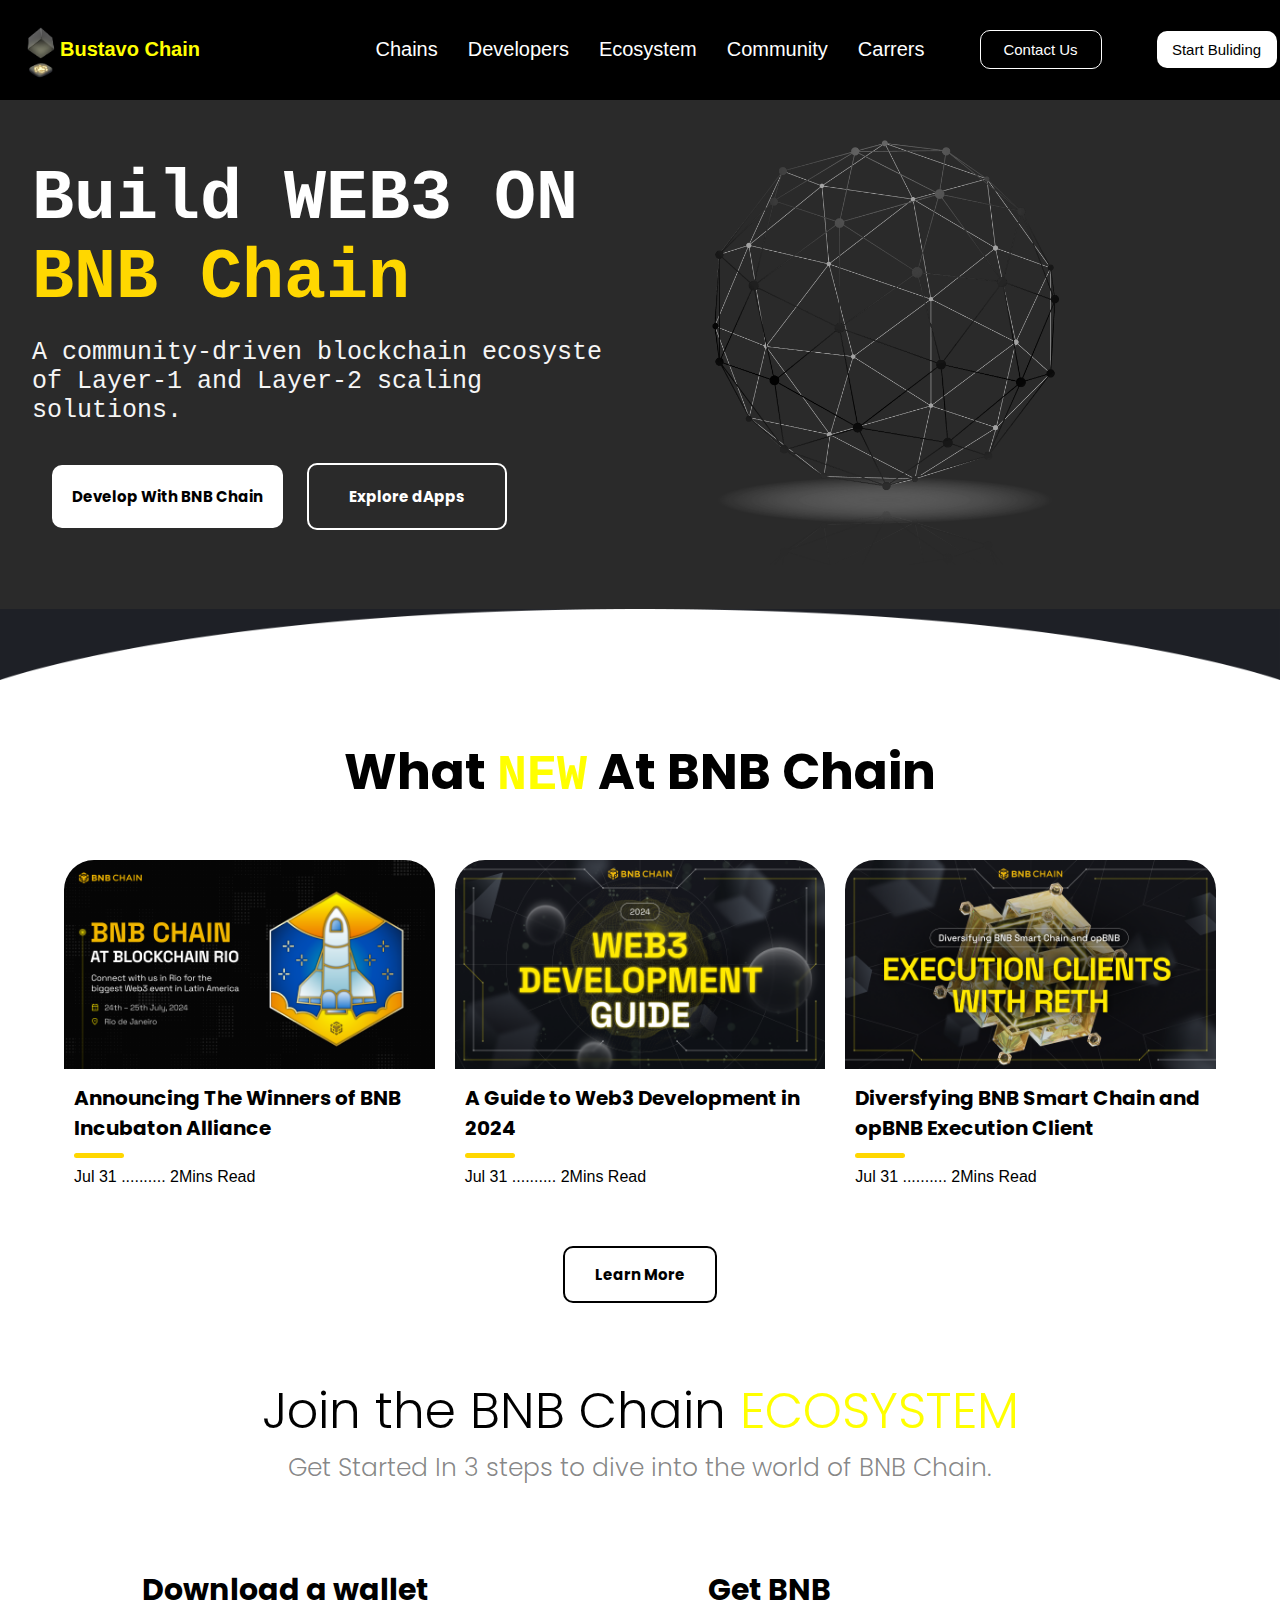
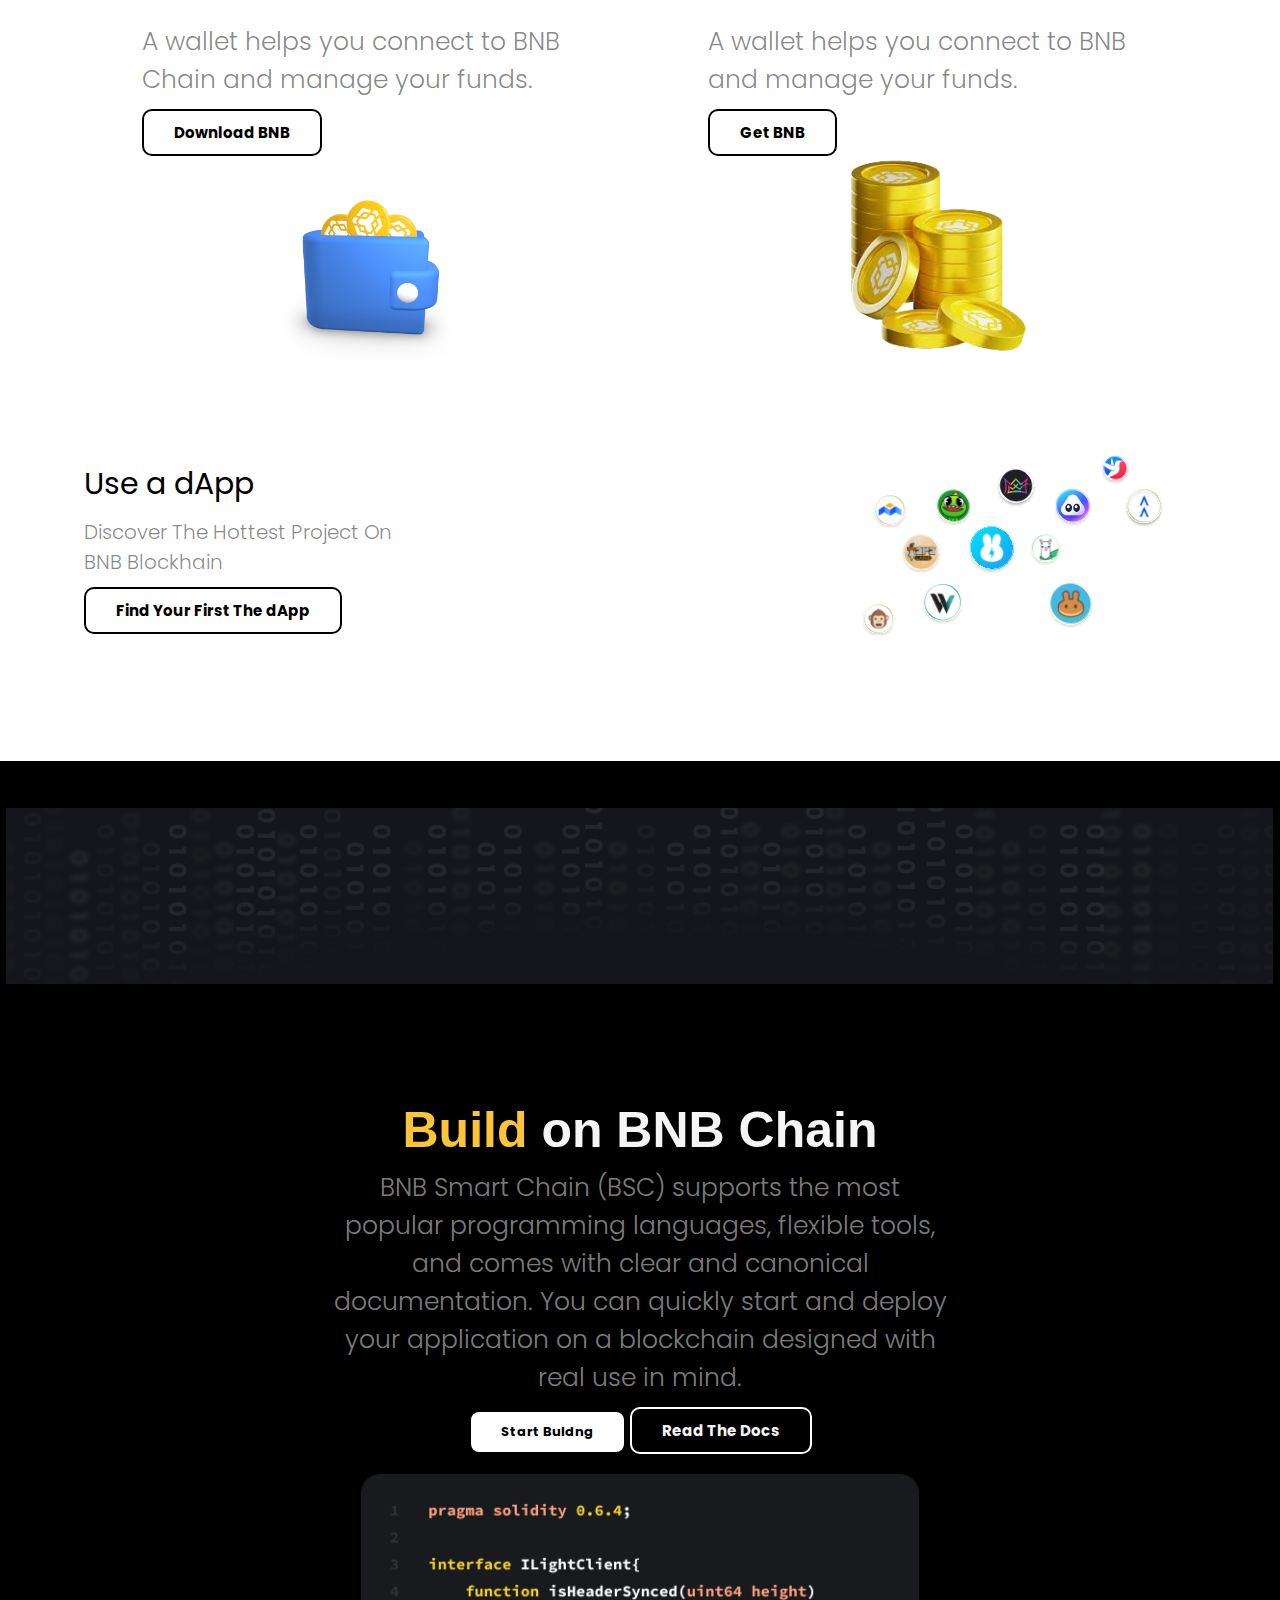
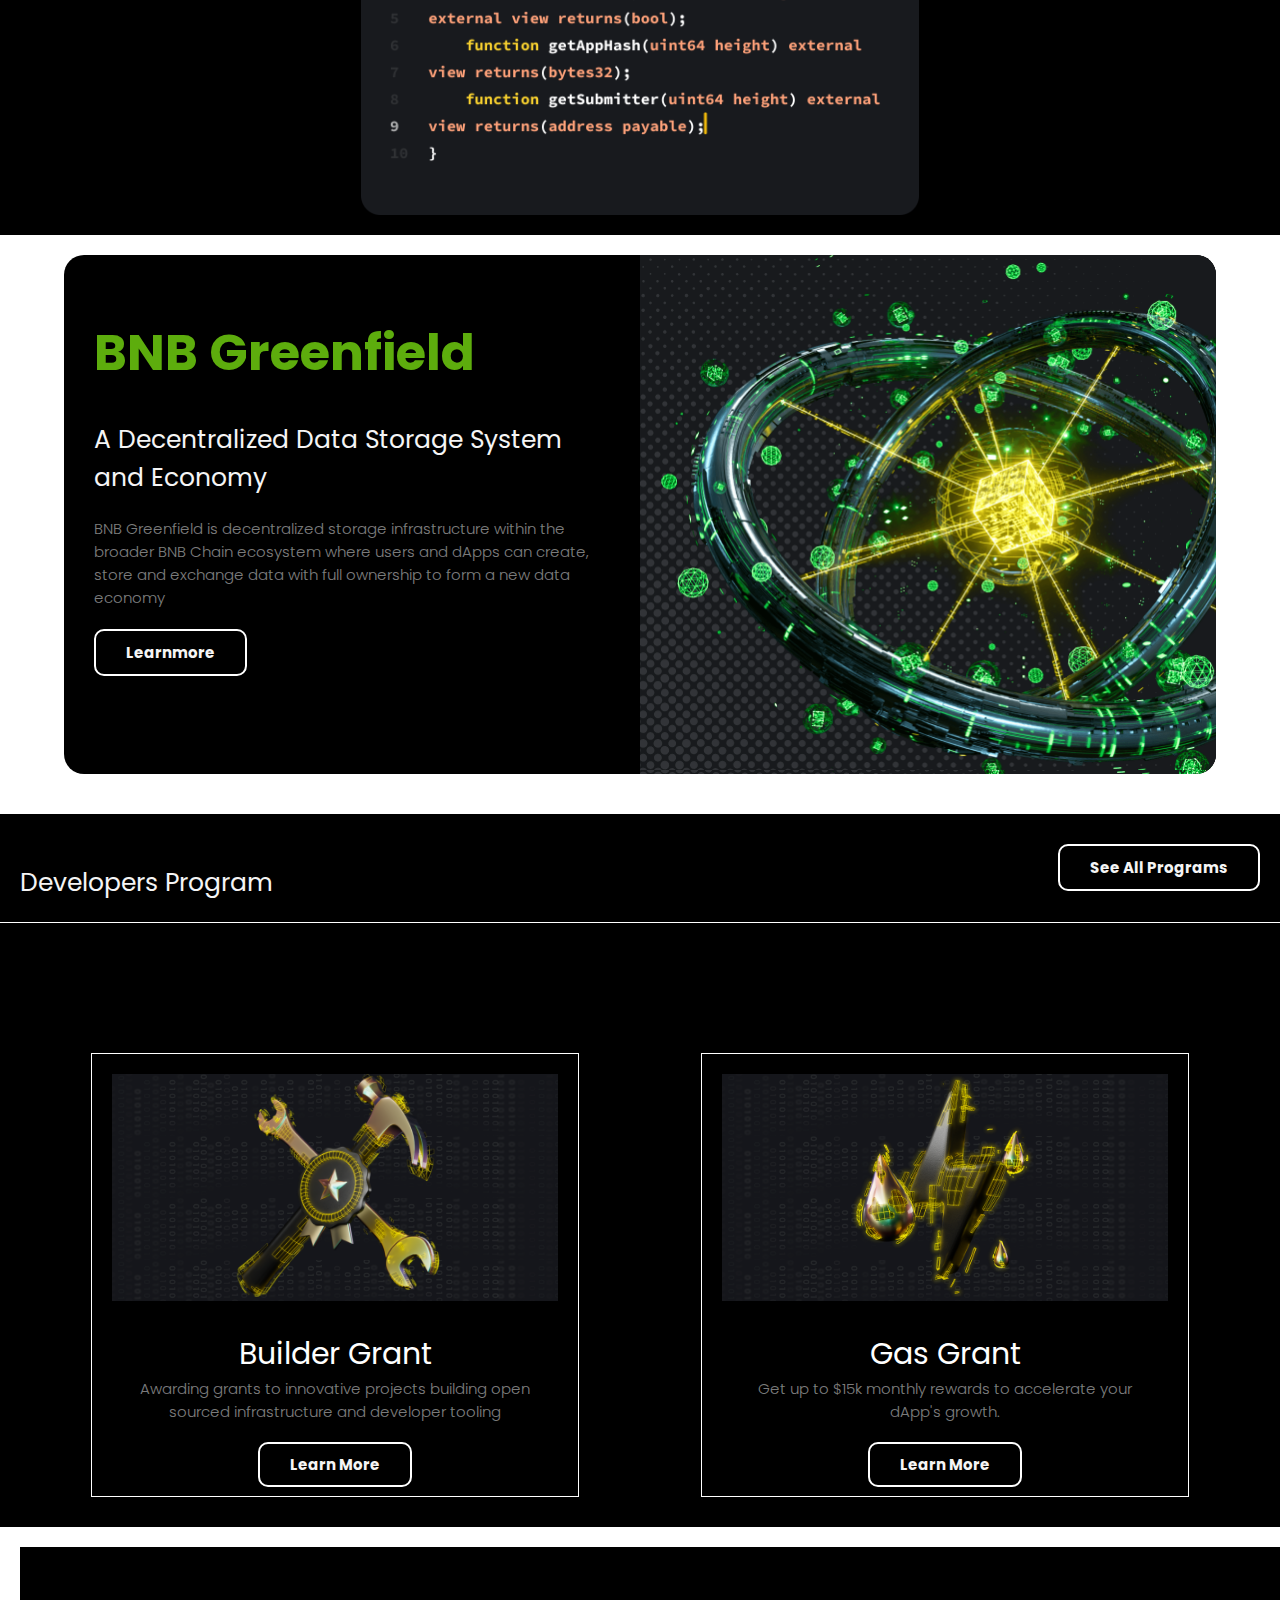
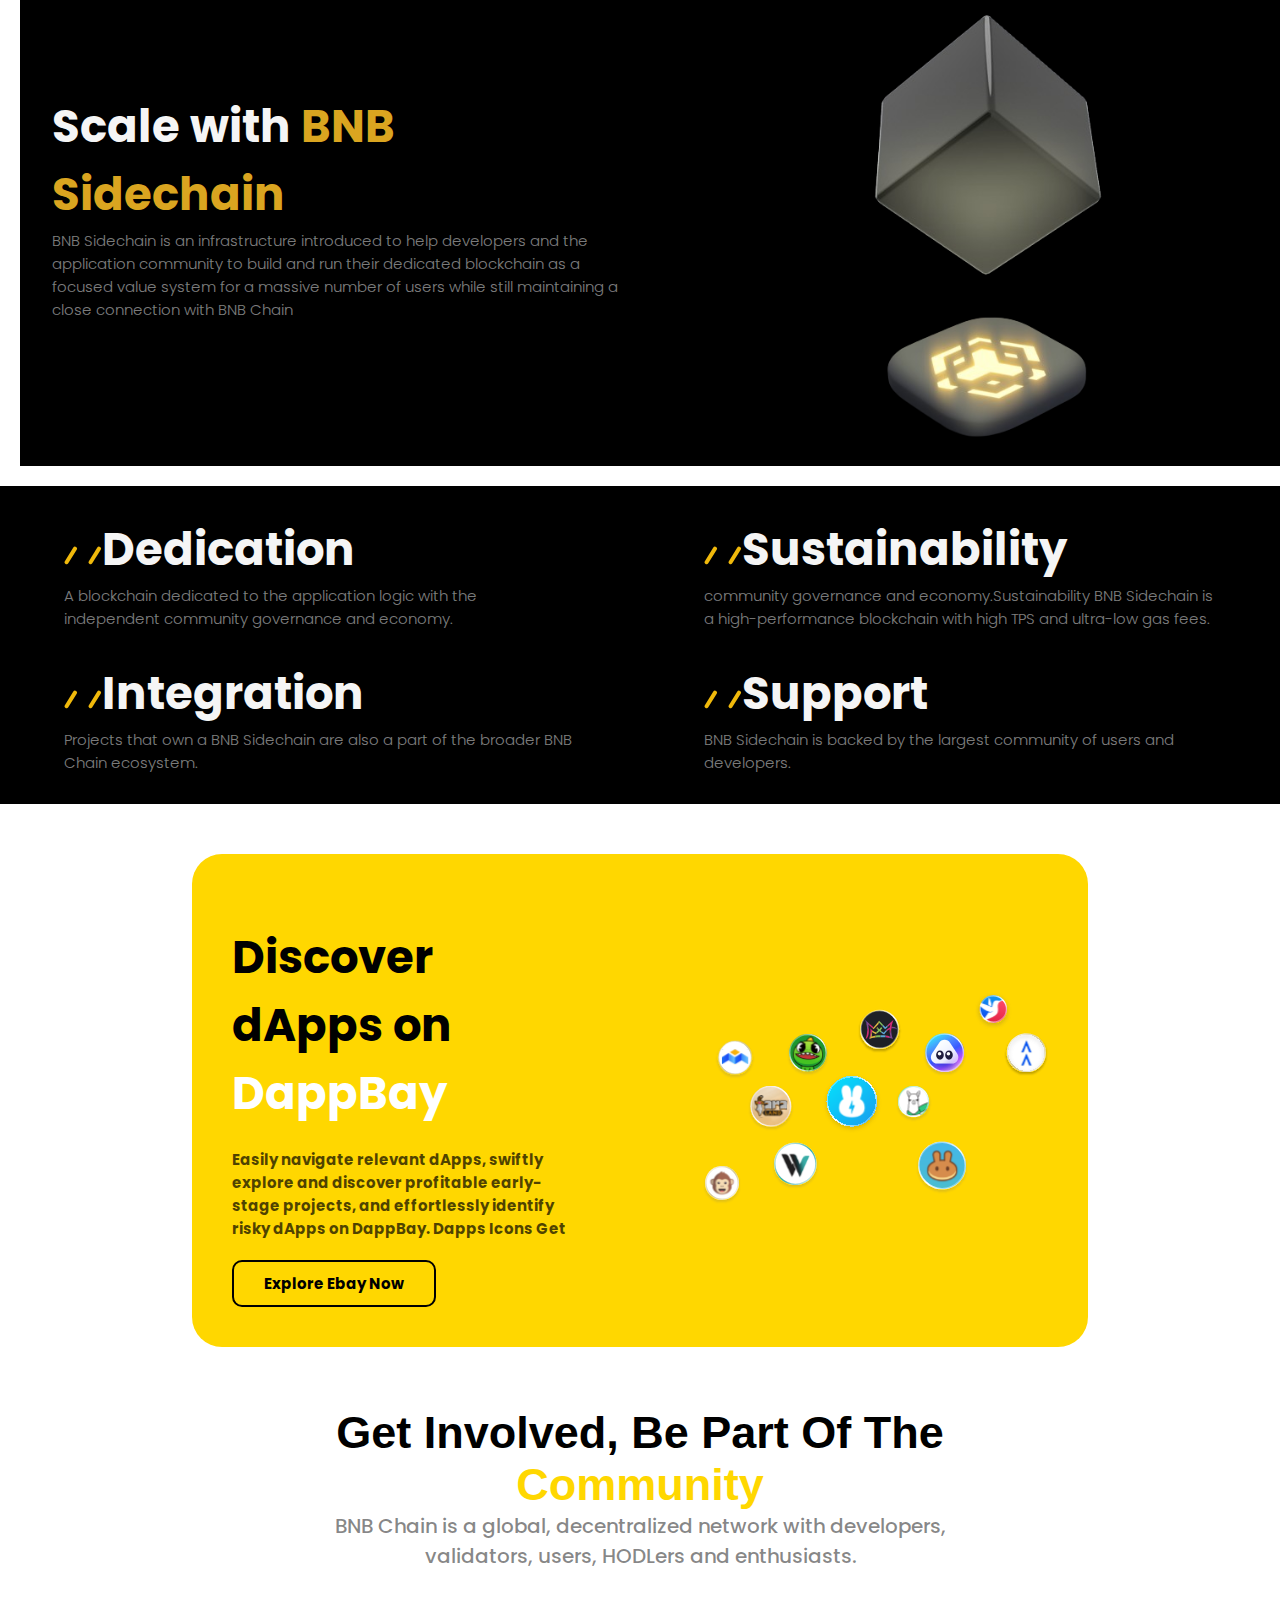
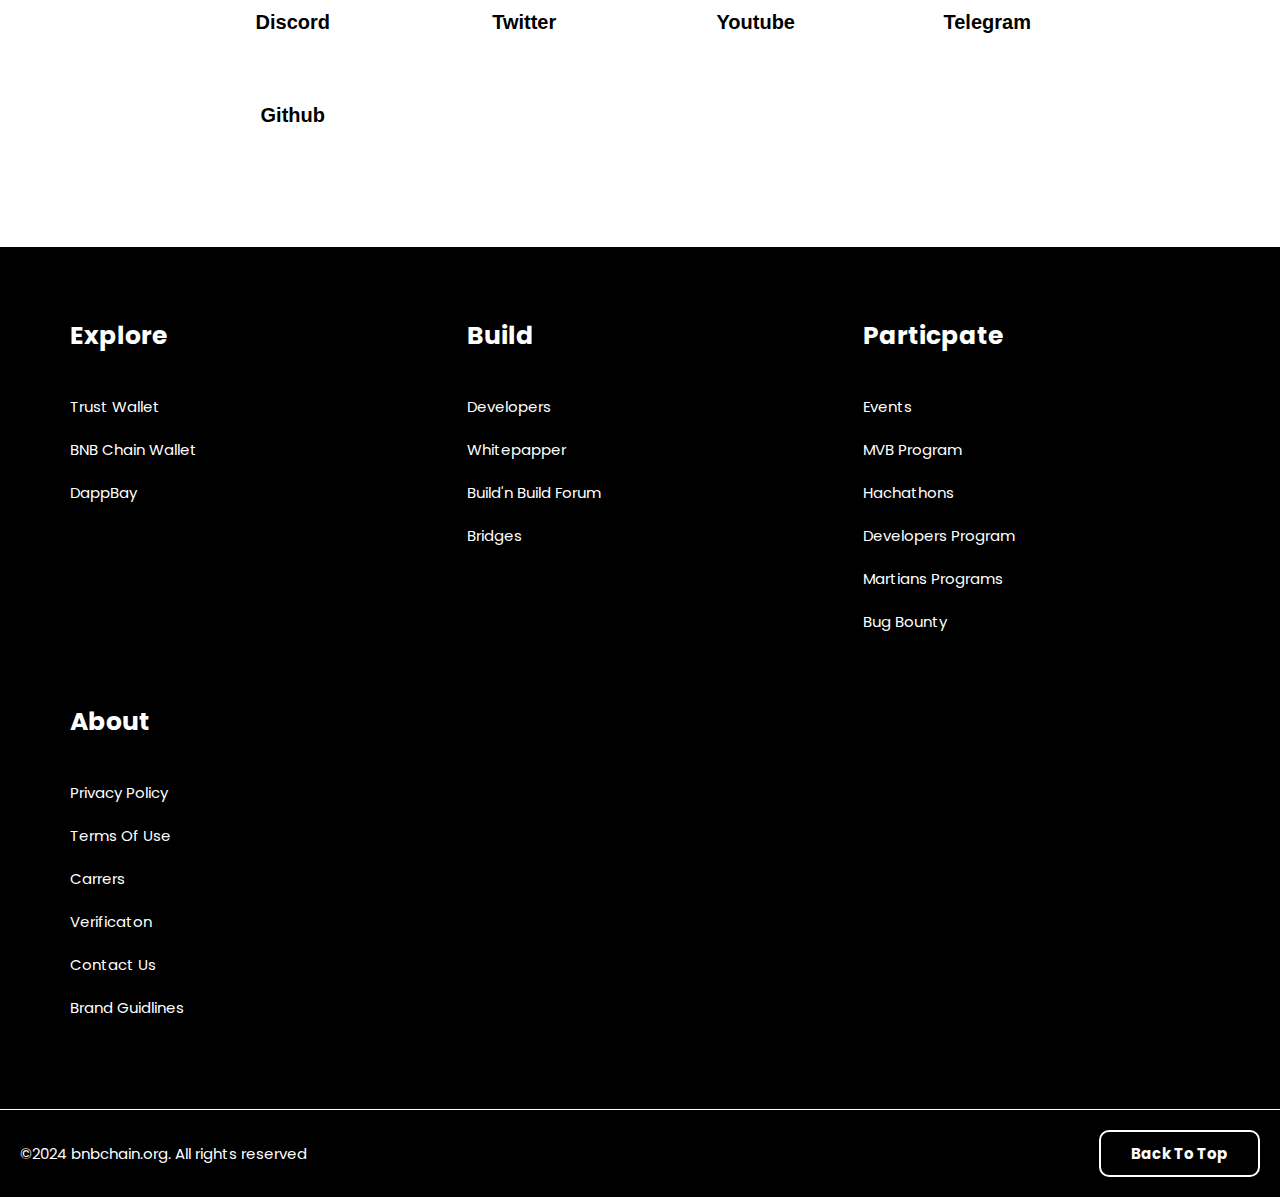
<file: index.html>
<!DOCTYPE html>
<html lang="en">
<head>
    <meta charset="UTF-8">
    <meta name="viewport" content="width=device-width, initial-scale=1.0">
    <title>BNB-Web3 Trading Platform</title>
    <link rel="stylesheet" href="style.css">
    <link rel="icon" href="./images/bas-bg-removebg-preview (1).png">
    <link rel="stylesheet" href="https://cdnjs.cloudflare.com/ajax/libs/font-awesome/6.6.0/css/all.min.css" integrity="sha512-Kc323vGBEqzTmouAECnVceyQqyqdsSiqLQISBL29aUW4U/M7pSPA/gEUZQqv1cwx4OnYxTxve5UMg5GT6L4JJg==" crossorigin="anonymous" referrerpolicy="no-referrer" />
</head>
<body>
    <div class="header">
        <div class="header-left">
    <img src="./images/bas-bg-removebg-preview (1).png" alt="">
    <h1>Bustavo Chain</h1>
        </div>
        <div class="header-right">
            <ul class="navigaton">
                <li><a href="">Chains </a></li>
                <li><a href="">Developers</a></li>
                <li><a href="">Ecosystem</a></li>
                <li><a href="">Community</a></li>
                <li><a href="">Carrers</a></li>
                <button class="btn-0">Contact Us</button>
                <button class="btn-1">Start Buliding</button>
                </div>
            </ul>
        <div class="toggle">
            <div class="navigate"></div>
            <div class="navigate"></div>
            <div class="navigate"></div>

        </div>
    </div>
    <div class="section-1">
        <div class="section-1-left">
            <h1>Build WEB3 ON <br> <span class="spn-1">BNB Chain</span></h1>
            <p>A community-driven blockchain ecosyste of Layer-1 and Layer-2 scaling solutions.</p>
            <button class="btn-2">Develop With BNB Chain</button>
            <button class="btn-3">Explore dApps</button>
        </div>
        <div class="section-1-right">
            <img src="./images/R.png" alt="">
        </div>
    </div>
    <div class="curve">
        <img src="./images/banner-bottom-bg.png" alt="" sizes="" srcset="" class="rotate" width="100%" >
    </div>
    <div class="new">
        <h1>What <span class="spn-2">NEW</span> At BNB Chain</h1>
    </div>
    <div class="box">
        <div class="box-1">
            <img src="images/wide--7-.png" alt="" srcset="" width="100%">
            <div class="txt">
                <h1>Announcing The Winners of BNB Incubaton Alliance</h1>
            <div class="yellow"></div>
            <p>Jul 31 .......... 2Mins Read</p>
            </div>
            
        </div>
        <div class="box-1">
            <img src="images/wide--18-.png" alt="" srcset="" width="100%">
            <div class="txt">
                <h1>A Guide to Web3 Development in 2024</h1>
            <div class="yellow"></div>
            <p>Jul 31 .......... 2Mins Read</p>
            </div>
            
        </div>
        <div class="box-1">
            <img src="images/wide--12-.png" alt="" srcset="" width="100%">
            <div class="txt">
                <h1>Diversfying BNB Smart Chain  and opBNB Execution Client</h1>
            <div class="yellow"></div>
            <p>Jul 31 .......... 2Mins Read</p>
            </div>
            
        </div>
    </div>
    <div class="learn">
    <button class="btn-4">Learn More</button>

    </div>
    <div class="new-2">
        <h1>Join the BNB Chain <span class="spn-3">ECOSYSTEM</span> </h1>
        <p>Get Started In 3 steps to dive into the world of BNB Chain.</p>
    </div>
    <div class="down">
        <div class="down-left">
            <h1>Download a wallet</h1>
            <p>A wallet helps you connect to BNB Chain and manage your funds.</p>
            <button class="btn-5">Download  BNB</button>
            <div class="bg"></div>
            <img src="./images/banner.png" alt="">
        </div>
        <div class="down-right">
                <h1>Get BNB</h1>
                <p>A wallet helps you connect to BNB and manage your funds.</p>
                <button class="btn-5">Get  BNB</button>
                <img src="./images/download__4_-removebg-preview.png" alt="">
        </div>
    </div>
    <div class="dApp">
        <div class="dApp-left">
            <h1>Use a dApp</h1>
            <p>Discover The Hottest Project On BNB Blockhain</p>
            <button class="btn-6">Find Your First The dApp</button>
        </div>
        <div class="dApp-right">
            <img src="./images/dapps-icons-lg (1).svg" alt="">
        </div>
    </div>
    <div class="build"></div>
    <div class="build-1">
        <h1><span class="spn-4">Build</span> on BNB Chain</h1>
        <p>BNB Smart Chain (BSC) supports the most popular programming languages, flexible tools, and comes with clear and canonical documentation. You can quickly start and deploy your application on a blockchain designed with real use in mind.</p>
        <button class="btn-7"> Start Buldng</button>
        <button class="btn-8">Read The Docs</button>
        <img src="./images/build-code-1.png" alt="">
    </div>
    <div class="greenfield">
        <div class="greenfield-left">
            <h1>BNB Greenfield</h1>
            <h2>A Decentralized Data Storage System and Economy</h2>
            <p>BNB Greenfield is decentralized storage infrastructure within the broader BNB Chain ecosystem where users and dApps can create, store and exchange data with full ownership to form a new data economy</p>
            <button class="btn-9">Learnmore</button>
        </div>
        <div class="greenfield-right">
            <img src="./images/home-lg.png" alt="" width="100%">
            
        </div>
    </div>
    <div class="program">
        <h1>Developers Program</h1>
        <button class="btn-10">See All Programs</button>
    </div>
    <div class="grant">
        <div class="left-grant">
            <div class="g-bg">
                <img src="./images/builder-grant.png" alt="" srcset="" width="50%">
            </div>
            <h1>Builder Grant</h1>
            <p>Awarding grants to innovative projects building open sourced infrastructure and developer tooling</p>
            <buttton class="btn-11">Learn More</buttton>
        </div>
        <div class="right-grant">
            <div class="left-grant">
                <div class="g-bg">
                    <img src="./images/gas-grant.png" alt="" srcset="" width="50%">
                </div>
                <h1>Gas Grant</h1>
                <p>Get up to $15k monthly rewards to accelerate your <br> dApp's growth.</p>
                <buttton class="btn-11">Learn More</buttton>
            </div>
        </div>
    </div>
    <div class="scale">
        <div class="left-scale">
            <h1>Scale with <span class="spn-5">BNB Sidechain</span></h1>
            <p>BNB Sidechain is an infrastructure introduced to help developers and the application community to build and run their dedicated blockchain as a focused value system for a massive number of users while still maintaining a close connection with BNB Chain</p>
        </div>
        <div class="right-scale">
            <img src="./images/bas-bg-removebg-preview (1).png" alt="">
        </div>
    </div>
    <div class="dedication">
        <div class="left-dedication">
            <h1> <span><img src="./images/slash.svg" alt=""> <img src="./images/slash.svg" alt=""></span>Dedication</h1>
            <p>A blockchain dedicated to the application logic with the independent community governance and economy.</p>
            <h1> <span><img src="./images/slash.svg" alt=""> <img src="./images/slash.svg" alt=""></span>Integration</h1>
            <p>Projects that own a BNB Sidechain are also a part of the broader BNB Chain ecosystem.</p>
        </div>
        <div class="right-dedicaton">
            <h1> <span><img src="./images/slash.svg" alt=""> <img src="./images/slash.svg" alt=""></span>Sustainability</h1>
            <p> community governance and economy.Sustainability BNB Sidechain is a high-performance blockchain with high TPS and ultra-low gas fees.</p>
            <h1> <span><img src="./images/slash.svg" alt=""> <img src="./images/slash.svg" alt=""></span>Support</h1>
            <p>BNB Sidechain is backed by the largest community of users and developers.</p>
   
        </div>
    </div>
    <div class="gold">
        <div class="left-gold">
            <h1>Discover dApps on <span class="spn-6">DappBay</span></h1>
            <p>Easily navigate relevant dApps, swiftly explore and discover profitable early-stage projects, and effortlessly identify risky dApps on DappBay.
                Dapps Icons Get</p>
                <button class="btn-12">Explore Ebay Now</button>
        </div>
        <div class="right-gold">
            <img src="./images/dapps-icons-lg (2).svg" alt="" width="100%">
        </div>
    </div>
    <div class="part">
        <h1>Get Involved, Be Part Of The <span class="spn-7">Community</span></h1>
        <p>BNB Chain is a global, decentralized network with developers, validators, users, HODLers and enthusiasts.</p>
    </div>
    <div class="icon">
        <div class="bos bos-1">
            <i class="fa-brands fa-discord"></i>
            <h1 class="dis">Discord</h1>
        </div>
        <div class="bos bos-2">
            <i class="fa-brands fa-twitter"></i>
            <h1 class="dat">Twitter</h1>
        </div>
        <div class="bos bos-3">
            <i class="fa-brands fa-youtube"></i>
            <h1 class="tube">Youtube</h1>
        </div>
        <div class="bos bos-4">
            <i class="fa-brands fa-telegram"></i>
            <h1 class="gram">Telegram</h1>
        </div>
        <div class="bos bos-5">
            <i class="fa-brands fa-github"></i>
            <h1 class="git">Github</h1>
        </div>
    </div>
        <div class="foota">
        <div class="foot">
            <h1>Explore</h1>
            <P>Trust Wallet</P>
            <P>BNB Chain Wallet</P>
            <P>DappBay</P>
        </div>
        <div class="foot">
            <h1>Build</h1>
            <p>Developers</p>
            <p>Whitepapper</p>
            <p>Build'n Build Forum</p>
            <p>Bridges</p>
            </div>
        <div class="foot">
            <h1>Particpate</h1>
            <p>Events</p>
            <p>MVB Program</p>
            <p>Hachathons</p>
            <p>Developers Program</p>
            <p>Martians Programs</p>
            <p>Bug Bounty</p>
            
        </div>
        <div class="foot">
            <h1>About</h1>
            <p>Privacy Policy</p>
            <p>Terms Of Use</p>
            <p>Carrers</p>
            <p>Verificaton</p>
            <p>Contact Us</p>
            <p>Brand Guidlines</p>
        </div>
    </div>
<footer>
    <p>&copy;2024 bnbchain.org. All rights reserved</p>
    <button class="btn-bactotop">Back To Top</button>
</footer>    
</body>
<script type="text/javascript" src="script.js"></script>
<!-- <script type="text/javascript" src="scrttt.js"></script> -->
</html>
</file>
<file: style.css>
@import url('https://fonts.googleapis.com/css2?family=Bebas+Neue&family=Manrope:wght@200..800&family=Poppins:ital,wght@0,100;0,200;0,300;0,400;0,500;0,600;0,700;0,800;0,900;1,100;1,200;1,300;1,400;1,500;1,600;1,700;1,800;1,900&display=swap');
*{
    padding: 0;
    margin: 0;
    box-sizing: border-box;
}
:root{
    --primary-color:#000000;
    
}
.header{
    background-color: var(--primary-color);
    display: flex;
     justify-content: space-between;
    align-items: center;
    margin: auto;
    padding: 20px;
}
.header-left{
    display: flex;
    width: 20%;
    align-items: center;
}
.header-left img{
    width: 40px;
}
.header-left h1{
    color: yellow;
    font-family: 'Segoe UI', Tahoma, Geneva, Verdana, sans-serif;
    font-size: 20px;
}
.header-right{
    width: 70%;
    display: flex;
    justify-content: center;
    align-items: center;
}
.navigaton{
    display: flex;
    align-items: center;
    text-align: center;
    gap: 30px;
    cursor: pointer;
}
.header-right li{
    list-style-type: none;
}
.header-right a{
    text-decoration: none;
    color: white;
    font-size: 20px;
    font-family: 'Segoe UI', Tahoma, Geneva, Verdana, sans-serif;
}
.header-right a:hover{
    transition: all 0.5s;
    color: gold;
}
.btn-0{
    all: unset;
    border: 1px solid white;
    color: white;
    margin:0px  25px;
    font-size: 15px;
    width: 100px;
    font-family: 'Segoe UI', Tahoma, Geneva, Verdana, sans-serif;
    padding: 10px;
    border-radius: 10px;
}
.btn-0:hover{
    transition: all 0.5s;
    background-color: white;
    color: black;
    border: none;
}
.btn-1{
    all: unset;
background-color:  white;
    color: black;
    font-size: 15px;
    width: 100px;
    font-family: 'Segoe UI', Tahoma, Geneva, Verdana, sans-serif;
    padding: 10px;
    border-radius: 10px;
}
.toggle{
    display:none ;
}
.navigate{
    width: 40px;
    height: 3px;
    background-color: white;
    border-radius: 10px;
    margin-top: 10px;
}
.section-1{
    width: 100%;
    background-color: #000000d5;
    display: flex;
    justify-content: space-between;
    align-content: center;
    margin: auto;
}
.section-1 >div{
    width: 45%;
    margin: auto;
}
.section-1-left h1{
    font-family: 'Courier New', Courier, monospace;
    color: white;
    font-size: 70px;
    font-weight: 700;
    margin-bottom: 20px;
}
.spn-1{
    color:gold;
    font-family: 'Courier New', Courier, monospace;
}
.section-1-left p{
    font-family: 'Courier New', Courier, monospace;
    color: whitesmoke;
    font-size: 25px;
    margin-bottom: 20px;
}
.btn-2{
    all: unset;
    background-color:  white;
    color: black;
    font-size: 15px;
    font-family: "poppins";
    padding:20px;
    border-radius: 10px;
    text-align: center;
    font-weight: 700;
    margin: 20px;
}
.btn-2:hover{
    transition: all 0.5s;
    background-color: gold;
}
.btn-3{
    all: unset;
    border:2px solid  white;
    color:white;
    font-size: 15px;
    font-family: "poppins";
    padding:20px 40px;
    border-radius: 10px;
    text-align: center;
    font-weight: 700;
}
.btn-3:hover{
    all: 0.5s;
    background-color: white;
    border: none;
    color: black;
}
.section-1-right{
    padding: 40px;
}
.section-1-right img{
    width: 70%;
    animation-name: roll;
    animation-duration: 2s;
    animation-timing-function: cubic-bezier(0.215, 0.610, 0.355, 1);
    animation-iteration-count: infinite;
    animation-play-state: running;
}
@keyframes roll{
    from{
        transform: translate(360deg);
    }to{
        transform: translate(200px);
    }
}
.new{
    width: 100%;
    margin-top: 50px;
    text-align: center;
    margin-bottom: 30px;
}
.new h1{
    font-family: "poppins";
    font-size: 50px;
    font-weight: bolder;
}
.spn-2{
    transition: all 0.5s;
    color: yellow;
    font-family: 'Courier New', Courier, monospace;
    font-weight: bolder;
}
.box{
    width: 90%;
    height: auto;
    overflow-x: auto;
    margin: auto;
    margin-top: 50px;
    display: grid;
    grid-template-columns: repeat(auto-fill,minmax(300px,1fr));
    gap: 20px;
    margin-bottom: 50px;

}
.box >div{
    height: auto;
    border-radius: 30px;
    overflow: hidden;
}
.txt{
    padding: 10px;
}
.txt h1{
    font-family: "poppins";
    font-size: 20px;
    margin-bottom: 10px;
}
.txt p{
    font-family: 'Segoe UI', Tahoma, Geneva, Verdana, sans-serif;
}
.yellow{
    width: 50px;
    height: 5px;
    background-color: gold;
    border-radius: 20px;
    margin-bottom: 10px;
}
.learn{
    width: 50%;
    margin: auto;
    text-align: center;
    margin-bottom: 70px;
}
.btn-4{
    all: unset;
    border:2px solid black;
    color:black;
    font-size: 15px;
    font-family: "poppins";
    padding:15px 30px;
    border-radius: 10px;
    text-align: center;
    font-weight: 700;
    margin: auto;
}
.btn-4:hover{
    transition: all 0.5s;
    background-color: black;
    color: white;
    border: none;
}
.new-2{
    width: 100%;
    margin-top: 50px;
    text-align: center;
    margin-bottom: 30px;
}
.new-2 h1{
    font-family: "poppins";
    font-size: 50px;
    font-weight: 350;
}
.spn-3{
    transition: all 0.5s;
    color: yellow;
}
.new-2 p{
    font-family: "poppins";
    font-size:25px;
    font-weight: 350;
    color: rgba(0, 0, 0, 0.479);

}
.down{
    width: 90%;
    display: flex;
    justify-content: space-around;
    margin: auto;
    overflow: hidden;
    padding: 10px;
}
.down >div{
    width: 45%;
    border-radius: 30px;
}
.down >div:hover{
    transition: all 0.5s;
    box-shadow: 0px 0px 15px  rgba(0, 0, 0, 0.171);
    background-color: white;
}
.down-left{
    padding: 40px 40px 20px 40px;
    text-align: left;
    overflow: hidden;
}
.down-left h1{
    font-family: "poppins";
    font-size: 30px;
    font-weight: bold;
    margin-bottom: 10px;
}
.down-left p{
    font-family: "poppins";
    font-size:25px;
    font-weight: 350;
    color: rgba(0, 0, 0, 0.479);
    margin-bottom: 10px;
}
.btn-5{
    all: unset;
    border:2px solid black;
    color:black;
    font-size: 15px;
    font-family: "poppins";
    padding:10px 30px;
    border-radius: 10px;
    text-align: center;
    font-weight: 700;
    display: block;
}
.btn-5:hover{
    transition: all 0.5s;
    background-color: black;
    color: white;
    border: none;
}
.down-left img{
    width:200px;
    margin-left: 30%;
}
.down-right{
    padding: 40px 40px 20px 40px;
    text-align: left;
    overflow: hidden;

}
.down-right h1{
    font-family: "poppins";
    font-size: 30px;
    font-weight: bold;
    margin-bottom: 10px;
}
.down-right p{
    font-family: "poppins";
    font-size:25px;
    font-weight: 350;
    color: rgba(0, 0, 0, 0.479);
    margin-bottom: 10px;
}
.down-right img{
    width: 200px;
    margin-left: 30%;
}
.dApp{
    width: 90%;
    display: flex;
    overflow: hidden;
    justify-content: space-between;
    align-items: center;
    border-radius: 20px;
    margin: auto;
    padding: 20px;
    margin-top: 40px;
    background-color: white;
}
.dApp:hover{
    transition: all 0.5s;
    background-color: white;
    box-shadow: 0px 0px 15px rgba(0, 0, 0, 0.219);

}
.dApp > div{
    width: 30%;
}
.dApp > div:hover{
    transition: all 0.5s;
    background-color: white;
    box-shadow: 0px 0px 15px rgba(0, 0, 0, 0.219);
}
.dApp-left h1{
    font-family: "poppins";
    font-size: 30px;
    font-weight: 400;
    margin-bottom: 10px;
}
.dApp-left p{
    font-family: "poppins";
    font-size:20px;
    font-weight: 350;
    color: rgba(0, 0, 0, 0.479);
    margin-bottom: 10px;
}
.btn-6{
    all: unset;
    border:2px solid black;
    color:black;
    font-size: 15px;
    font-family: "poppins";
    padding:10px 30px;
    border-radius: 10px;
    text-align: center;
    font-weight: 700;
    display: block;

}
.btn-6:hover{
    transition: all 0.5s;
    background-color: black;
    color: white;
    border: none;

}
.dApp-right img{
    width: 90%;
}
    
.build{
    width: 100%;
    background-color: black;
    background-image: url(./images/bastu.png);
    height:30vh ;
    margin-top: 100px;
    background-repeat: no-repeat;
    background-size: 99%;
    background-position: center;
}
.build-1{
    width: 100%;
    text-align: center;
    background-color: black;
    padding: 20px;
}
.build-1 h1{
    font-family: 'Lucida Sans', 'Lucida Sans Regular', 'Lucida Grande', 'Lucida Sans Unicode', Geneva, Verdana, sans-serif;
    font-size: 50px;
    font-weight: bold;
    margin-bottom: 10px;
    color: whitesmoke;
    margin-top: 50px;
}
.spn-4{
    color: rgb(252, 197, 57);
}
.build-1 p{
    width: 50%;
    font-family: "poppins";
    font-size:25px;
    font-weight: 350;
    color:rgba(245, 245, 245, 0.527);
    margin-bottom: 30px;
    margin: auto;
    margin-bottom: 10px;

}
.btn-7{
    all: unset;
    border:2px solid black;
    color:black;
    font-size: 13px;
    font-family: "poppins";
    padding:10px 30px;
    border-radius: 10px;
    text-align: center;
    font-weight: 700;
    background-color: white;
}
.btn-7:hover{
    transition: all 0.5s;
    background-color: black;
    color: white;
    border: 2px solid white;
}

.btn-8{
    all: unset;
    border:2px solid white;
    color:whitesmoke;
    font-size: 15px;
    font-family: "poppins";
    padding:10px 30px;
    border-radius: 10px;
    text-align: center;
    font-weight: 700;
}
.btn-8:hover{
    transition: all 0.5s;
    background-color: white;
    color: black;
    border: none;
}
.build-1 img{
    display: block;
    width: 45%;
    margin: auto;
    margin-top: 20px;
}
.greenfield{
    width:90%;
    border-radius: 20px;
    overflow: hidden;
    display: flex;
    justify-content: center;
    margin: auto;
    background-color: black;
    margin-top: 20px;
}
.greenfield >div{
    width: 50%;
}
.greenfield-left{
    padding: 30px;
}
.greenfield-left h1{
    font-family: "poppins";
    font-size: 50px;
    font-weight: 700;
    color: rgb(93, 173, 13);
    margin-top: 30px;
    margin-bottom: 20px;
}
.greenfield-left h2{
    font-family: "poppins";
    font-size: 25px;
    font-weight: 400;
    color: whitesmoke;
    margin-top: 30px;
    margin-bottom: 20px;
}
.greenfield-left p{
    font-family: "poppins";
    font-size:15px;
    font-weight: 350;
    color:rgba(245, 245, 245, 0.527);
    margin-bottom: 30px;
    margin: auto;
    margin-bottom: 20px;
}
.btn-9{
    all: unset;
    border:2px solid white;
    color:whitesmoke;
    font-size: 15px;
    font-family: "poppins";
    padding:10px 30px;
    border-radius: 10px;
    text-align: center;
    font-weight: 700;
}
.btn-9:hover{
    transition: all 0.5s;
    background-color: white;
    color: black;
    border: none;
}
.greenfield-right{
    background-image: url(./images/home-lg.png);
    background-repeat: no-repeat;
    background-size: cover;
}
.program{
    width: 100%;
    background-color: black;
    padding: 20px;
    display: flex;
    justify-content: space-between;
    margin: auto;
    margin-top: 40px;
    overflow: hidden;
    align-items: center;
    border-bottom: 1px solid white;
}
.program h1{
    font-family: "poppins";
    font-size: 25px;
    font-weight: 400;
    color: whitesmoke;
    margin-top: 30px;
}
.btn-10{
    all: unset;
    border:2px solid white;
    color:whitesmoke;
    font-size: 15px;
    font-family: "poppins";
    padding:10px 30px;
    border-radius: 10px;
    text-align: center;
    font-weight: 700;
}
.grant{
    width: 100%;
   display: flex;
   justify-content: space-between;
    align-items: center; 
    background-color: black;
    margin: auto;
    padding: 30px;
}

.grant >div{
    width: 40%;
    border: 1px solid white;
    padding: 20px;
    text-align: center;
    margin: auto;
    margin-top: 100px;
    overflow: hidden;
}
.g-bg{
    margin: auto;
    height: 50%;
    background-image: url(./images/build-code-bg.png);
    background-size: contain;

    
}
.left-grant h1{
    font-family: "poppins";
    font-size: 30px;
    font-weight: 400;
    color: white;
    margin-top: 30px;

}
.left-grant p{
    font-family: "poppins";
    font-size:15px;
    font-weight: 350;
    color:rgba(245, 245, 245, 0.527);
    margin-bottom: 30px;
    margin: auto;
    margin-bottom: 30px;
}
.btn-11{
    all: unset;
    border:2px solid white;
    color:whitesmoke;
    font-size: 15px;
    font-family: "poppins";
    padding:10px 30px;
    border-radius: 10px;
    text-align: center;
    font-weight: 700;
    margin-bottom: 30px;
}
.scale{
    width: 100%;
    background-color: black;
    display: flex;
    justify-content: space-between;
    align-items: center;
    margin: 20px;
}
.scale >div{
    width: 45%;
    margin: auto;
    align-items: center;
}
.left-scale h1{
    font-family: "poppins";
    font-size: 45px;
    font-weight: bolder;
    color: whitesmoke;
    margin-top: 30px;
}
.spn-5{
    color: goldenrod;
}
.left-scale p{
    font-family: "poppins";
    font-size:15px;
    font-weight: 350;
    color:rgba(245, 245, 245, 0.527);
    margin-bottom: 30px;
    margin: auto;
    margin-bottom: 30px;

}
.right-scale{
    text-align: center;
}
.right-scale img{
    width: 60%;
}
.dedication{
    width: 100%;
    background-color: black;
    margin: auto;
    display: flex;
    justify-content: space-between;
    align-items: center;
}
.dedication h1{
    font-family: "poppins";
    font-size: 45px;
    font-weight: bolder;
    color: whitesmoke;
    margin-top: 30px;

}
.dedication p{
    font-family: "poppins";
    font-size:15px;
    font-weight: 350;
    color:rgba(245, 245, 245, 0.527);
    margin-bottom: 30px;
    margin: auto;
    margin-bottom: 30px;

}
.dedication >div{
    width: 40%;
    margin: auto;

}
.gold{
    width: 70%;
    border-radius: 30px;
    background-color: gold;
    overflow: hidden;
    display: flex;
    justify-content: space-between;
    align-items: center;
    padding: 20px;
    margin: auto;
    margin-top: 50px;
}
.gold > div{
    width: 45%;
    padding: 20px;
}
.left-gold h1{
    font-family: "poppins";
    font-size: 45px;
    font-weight: bolder;
    color: black;
    margin-top: 30px;
    margin-bottom: 20px;
}
.left-gold p{
    font-family: "poppins";
    font-size:15px;
    margin-bottom: 30px;
    color: #000000b0;
    font-weight: bold;
    margin: auto;
    margin-bottom: 20px;
}
.btn-12{
    all: unset;
    border:2px solid black;
    color:black;
    font-size: 15px;
    font-family: "poppins";
    padding:10px 30px;
    border-radius: 10px;
    text-align: center;
    font-weight: 700;
}
.btn-12:hover{
    transition: all 0.5s;
    background-color: black;
    color: white;
    border: none;
}


.spn-6{
    color: white;

}
.part{
    width: 50%;
    margin: auto;
    align-items: center;
    text-align: center;
    margin-top: 60px;
}
.part h1{
    font-family: 'Gill Sans', 'Gill Sans MT', Calibri, 'Trebuchet MS', sans-serif;
    font-size: 45px;
    font-weight: bolder;
    color: #000000;
    margin-top: 30px;

}
.part p{
    font-family: "poppins";
    font-size:20px;
    margin-bottom: 30px;
    color: #00000079;
    font-weight: 500;
    margin: auto;
    margin-bottom: 20px;

}
.spn-7{
    color: gold;
}
.icon{
    width: 70%;
    margin: auto;
    align-content: center;
    display: grid;
    grid-template-columns: repeat(auto-fill,minmax(200px,1fr));
    gap: 30px;
    text-align: center;
}
.icon h1{
    font-family: 'Gill Sans', 'Gill Sans MT', Calibri, 'Trebuchet MS', sans-serif;
    font-size: 20px;
    font-weight: bolder;
    color: #000000;

}
i{
    font-size: 30px;
}
.bos{
    border-radius: 10px;
    padding: 20px;
}
.bos-1:hover{
    transition: all 0.5s;
    background-color: rgb(36, 36, 243);
}
.bos-2:hover{
    transition: all 0.5s;
    background-color:rgb(40, 153, 197);
}
.bos:hover h1{
    color: white;
    font-size: 25px;
}
.bos:hover i{
    color: white;
}
.bos-3:hover{
    transition: all 0.5s;
    background-color: red;
}
.bos-4:hover:hover{
    transition: all 0.5s;
    background-color: rgb(96, 137, 190);
}
.bos-5:hover{
    transition: all 0.5s;
    background-color:black;
}
.foota{
    background-color: black;
    margin-top: 100px;
    display: grid;
    grid-template-columns: repeat(auto-fill,minmax(250px, 1fr));
    gap: 50px;
    padding:70px;
    text-align: left;
}
footer{
    background-color: black;
    border-top: 1px solid white;
    padding: 20px;
}
footer p{
    color: white;
    font-family: "poppins";
    font-size: 15px;

}
.foot h1{
    color: white;
    font-family: "poppins";
    font-size: 25px;
    margin-bottom: 40px;
}
.foot p{
    color: white;
    font-family: "poppins";
    font-size: 15px;
    margin-bottom: 20px;

}
footer{
    display: flex;
    justify-content:space-between;
    align-items: center;
}
.btn-bactotop{
    all: unset;
    border:2px solid white;
    color:white;
    font-size: 15px;
    font-family: "poppins";
    padding:10px 30px;
    border-radius: 10px;
    text-align: center;
    font-weight: 700;

}
@media screen and (max-width:900px){
    .header-right{
        display: none;
        flex-direction: column;
        margin: auto;
    }
    .navigaton{
        position: absolute;
        top: 0;
        margin-top: 11%;
        left: 0;
        flex-direction: column;
        background-color: black;
        width: 100%;
        padding: 20px;
        align-content: left;
    }
    .header-right li{
        width: 100%;
        text-align: left;
        margin: 30px;
    }
    .header-right li:hover{
        background-color: rgba(0, 0, 0, 0.562);
        color: white;
    }
    .header-right a{
        font-size: 25px;
    }
    .hidden{
        display: block;
    }
    .toggle{
        display: block;
    }
    .btn-0{
        width: 80%;
        padding: 20px;
        font-size: 20px;
    }
    .btn-1{
        width: 80%;
        padding: 20px;
        font-size: 20px;
    }
    .section-1{
        flex-direction: column;
        margin: auto;
        text-align: center;
        padding: 15px;
        background-image: url(./images/R.png);
        background-repeat: no-repeat;
        background-size: contain;
        background-position: 50%;
        background-position: center;
    }
    .section-1 > div{
        width: 90%;
        margin: auto;
        margin-bottom: 30px;
    }
    .section-1-right img{
        display: none;
    }
    .btn-2{
        width:90%;
        margin: auto;
        margin-bottom: 20px;

    }
    .btn-3{
        width:80%;
        margin: none;
    }
    .down{
        flex-direction: column;
        width: 100%;
        margin: auto;
    }
    .down > div{
        width: 80%;
        margin: auto;
        margin-bottom: 20px;
    }
    .dApp{
        width:80% ;
        flex-direction: row;
        margin: auto;
    }
    .dApp >div{
        width: 100%;
        margin: auto;
        background-image: url(./images/dapps-icons-lg\ \(3\).svg);
        background-position: right;
        background-size: 50%;
        background-repeat: no-repeat;
    }
    .dApp-right{
        display: none;
    }
    .build-1 p{
        width:90%;
        font-size: 13px;
    }
    .greenfield{
        flex-direction: column-reverse;
        margin: auto;
        width: 100%;
    }
    .greenfield > div{
        width: 100%;
        margin: auto;
    }
    .greenfield-right{
        height: 70vh;
    }
    .grant{
        flex-direction: column;
        margin: auto;
    }
    .grant > div{
        width: 100%;
        margin: auto;
    }
    .scale{
        flex-direction: column;
        margin: auto;
        width: 100%;
    }
    .scale > div{
        width: 80%;
        text-align: center;
    }
    .dedication{
        flex-direction: column;
        margin: auto;
        padding: 20px;
    }
    .dedication > div{
        width: 100%;
        text-align: center;
        padding: 20px;
    }
    .gold{
        flex-direction: column;
        margin: auto;
        width: 100%;
        border-radius: 0px;
    }
.gold > div{
    width: 90%;
}
.right-gold{
    display: none;
}
}
@media screen and (max-width:650px) {
    .navigaton{
        margin-top:25%;
    }
    .section-1-left h1{
        font-size:40px ;
    }
    .section-1-left p{
        font-size: 20px;
    }
    .down-left {
        background-image: url(./images/banner.png);
        background-repeat: no-repeat;
        background-size: 40%;
        background-position: 90%;
    }
    .down-left img{
        display: none;
    }
    .down-left h1{
        font-size: 20px;
    }
    .down-left p{
        font-size: 17px;
    }
    .down-right {
        background-image: url(./images/download__4_-removebg-preview.png);
        background-repeat: no-repeat;
        background-size: 40%;
        background-position: 90%;
        background-blend-mode: exclusion;
    }
    .down-right img{
        display: none;
    }
    .down-right h1{
        font-size: 20px;
    }
    .down-right p{
        font-size: 17px;
    }
    
    .build{
        background-position: 100%;
        height: 10vh;
        margin-bottom: 0;
    }
    .build-1{
        padding: 20px;
    }
    .build-1 p{
        width:90%;
        font-size: 10px;
    }
    .left-gold h1{
        font-size: 30px;
    }
}
</file>
